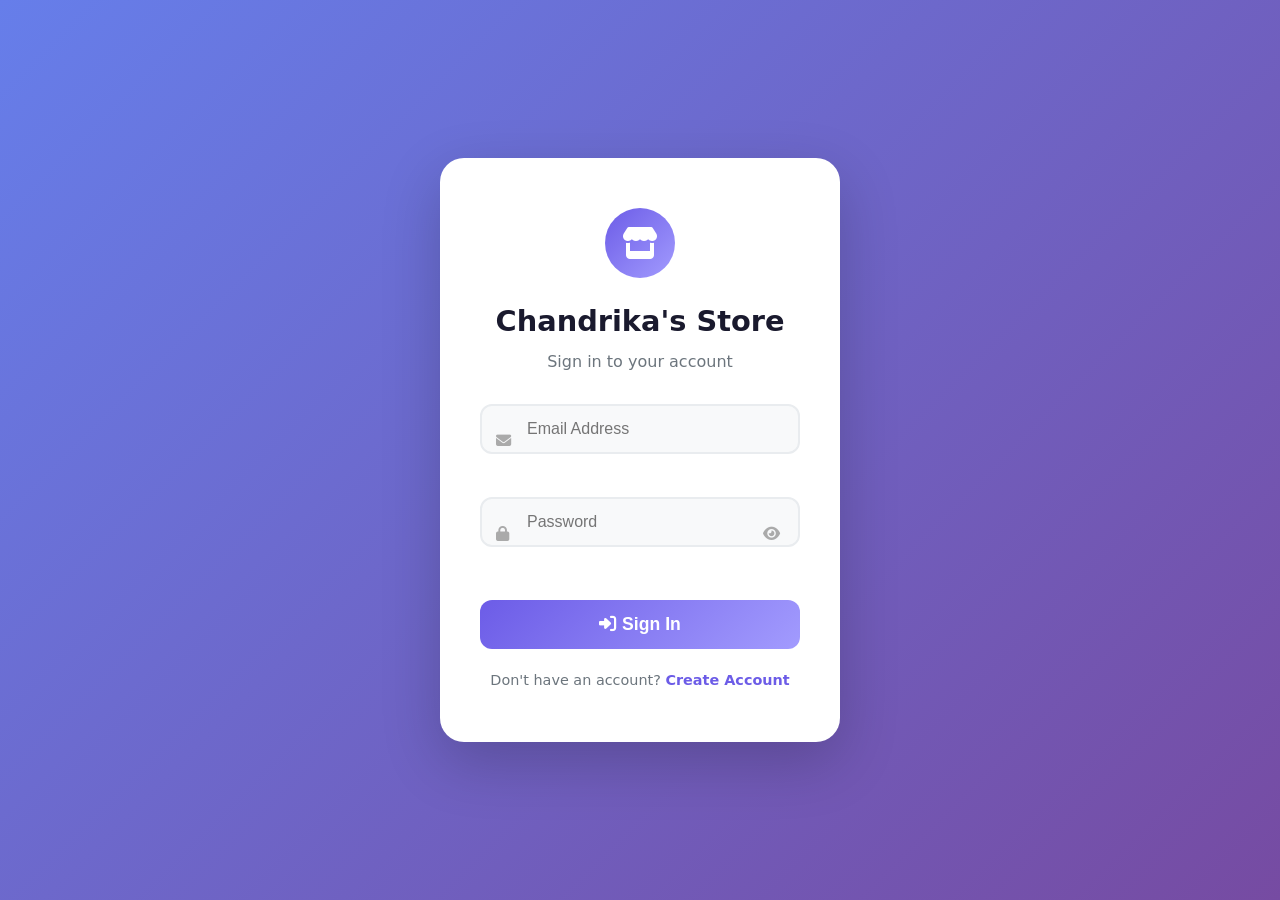
<file: index.html>
<!DOCTYPE html>
<html lang="en">
<head>
    <meta charset="UTF-8">
    <meta name="viewport" content="width=device-width, initial-scale=1.0">
    <title>Chandrika's Store - Home</title>
    <link rel="stylesheet" href="style.css">
    <link rel="stylesheet" href="https://cdnjs.cloudflare.com/ajax/libs/font-awesome/6.4.0/css/all.min.css">
</head>
<body>
    <!-- Header -->
    <header>
        <div class="header-container">
            <div class="logo">
                <i class="fas fa-store-alt"></i>
                <h1>Chandrika's Store</h1>
            </div>
            <nav>
                <a href="index.html" class="active"><i class="fas fa-home"></i> Home</a>
                <a href="products.html"><i class="fas fa-shopping-bag"></i> Products</a>
                <a href="about.html"><i class="fas fa-info-circle"></i> About</a>
                <a href="contact.html"><i class="fas fa-phone"></i> Contact</a>
            </nav>
            <div class="header-actions">
                <button id="themeToggle" class="icon-btn" title="Toggle Theme">
                    <i class="fas fa-moon"></i>
                </button>
                <button class="icon-btn cart-btn" title="Cart">
                    <i class="fas fa-shopping-cart"></i>
                    <span class="cart-count">0</span>
                </button>
                <button id="logoutBtn" class="logout-btn" title="Logout">
                    <i class="fas fa-sign-out-alt"></i>
                </button>
            </div>
            <button class="mobile-menu-btn" id="mobileMenuBtn">
                <i class="fas fa-bars"></i>
            </button>
        </div>
    </header>

    <!-- Mobile Menu -->
    <div class="mobile-menu" id="mobileMenu">
        <a href="index.html"><i class="fas fa-home"></i> Home</a>
        <a href="products.html"><i class="fas fa-shopping-bag"></i> Products</a>
        <a href="about.html"><i class="fas fa-info-circle"></i> About</a>
        <a href="contact.html"><i class="fas fa-phone"></i> Contact</a>
    </div>

    <!-- Hero Section -->
    <section class="hero">
        <div class="hero-content">
            <span class="hero-badge">✨ New Collection 2026</span>
            <h2>Discover Quality Products</h2>
            <p>Shop the latest trends with unbeatable prices and fast delivery across India</p>
            <div class="hero-buttons">
                <a href="products.html" class="btn-primary">Shop Now <i class="fas fa-arrow-right"></i></a>
                <a href="about.html" class="btn-outline">Learn More</a>
            </div>
        </div>
        <div class="hero-image">
            <img src="https://images.unsplash.com/photo-1556742049-0cfed4f6a45d?w=600&h=400&fit=crop" alt="Shopping">
        </div>
    </section>

    <!-- Features Bar -->
    <section class="features-bar">
        <div class="feature-item">
            <i class="fas fa-truck-fast"></i>
            <div>
                <h4>Free Shipping</h4>
                <p>On orders above ₹999</p>
            </div>
        </div>
        <div class="feature-item">
            <i class="fas fa-shield-halved"></i>
            <div>
                <h4>Secure Payment</h4>
                <p>100% protected</p>
            </div>
        </div>
        <div class="feature-item">
            <i class="fas fa-rotate-left"></i>
            <div>
                <h4>Easy Returns</h4>
                <p>30-day return policy</p>
            </div>
        </div>
        <div class="feature-item">
            <i class="fas fa-headset"></i>
            <div>
                <h4>24/7 Support</h4>
                <p>Always here to help</p>
            </div>
        </div>
    </section>

    <!-- Featured Products -->
    <section class="featured-products">
        <div class="section-header">
            <h2>Featured Products</h2>
            <a href="products.html" class="view-all">View All <i class="fas fa-arrow-right"></i></a>
        </div>
        <div class="products-grid" id="featuredGrid">
            <!-- Loaded by JS -->
        </div>
    </section>

    <!-- Categories -->
    <section class="categories-section">
        <h2>Shop by Category</h2>
        <div class="categories-grid">
            <a href="products.html?category=electronics" class="category-card">
                <i class="fas fa-laptop"></i>
                <h3>Electronics</h3>
            </a>
            <a href="products.html?category=clothing" class="category-card">
                <i class="fas fa-shirt"></i>
                <h3>Clothing</h3>
            </a>
            <a href="products.html?category=home" class="category-card">
                <i class="fas fa-couch"></i>
                <h3>Home & Living</h3>
            </a>
            <a href="products.html?category=accessories" class="category-card">
                <i class="fas fa-glasses"></i>
                <h3>Accessories</h3>
            </a>
        </div>
    </section>

    <!-- Team Section -->
    <section class="team-section">
        <h2>Our Team</h2>
        <div class="team-grid">
            <div class="team-card">
                <div class="team-avatar">C</div>
                <h3>Chandrika</h3>
            </div>
            <div class="team-card">
                <div class="team-avatar">SP</div>
                <h3>Surya Prakash</h3>
            </div>
            <div class="team-card">
                <div class="team-avatar">MP</div>
                <h3>Mokshapradha</h3>
            </div>
            <div class="team-card">
                <div class="team-avatar">ST</div>
                <h3>Santhosh</h3>
            </div>
        </div>
    </section>

    <!-- Footer -->
    <footer>
        <div class="footer-content">
            <div class="footer-section">
                <h3><i class="fas fa-store-alt"></i> Chandrika's Store</h3>
                <p>Your trusted shopping destination.</p>
            </div>
            <div class="footer-section">
                <h4>Quick Links</h4>
                <a href="products.html">Products</a>
                <a href="about.html">About Us</a>
                <a href="contact.html">Contact</a>
            </div>
            <div class="footer-section">
                <h4>Contact Info</h4>
                <p><i class="fas fa-map-marker-alt"></i> Tadepalligudem, India</p>
                <p><i class="fas fa-envelope"></i> chandrika@email.com</p>
                <p><i class="fas fa-phone"></i> +91 93984 78292</p>
            </div>
        </div>
        <div class="footer-bottom">
            <p>© 2026 Developed by Chandrika's Team | Chandrika • Surya Prakash • Mokshapradha • Santhosh</p>
        </div>
    </footer>

    <script src="script.js"></script>
    <!-- ============ Product Detail Modal ============ -->
<div class="product-modal-overlay" id="productModal">
    <div class="product-modal">
        <button class="modal-close" onclick="closeProductModal()">×</button>
        <div class="modal-content">
            <div class="modal-image">
                <img id="modalImage" src="" alt="">
            </div>
            <div class="modal-details">
                <span class="modal-category" id="modalCategory"></span>
                <h2 id="modalName"></h2>
                <div class="modal-rating" id="modalRating"></div>
                <div class="modal-price" id="modalPrice"></div>
                <div class="modal-divider"></div>
                <div class="modal-specs">
                    <h4>Product Specifications</h4>
                    <ul id="modalSpecs"></ul>
                </div>
                <div class="modal-description">
                    <h4>Description</h4>
                    <p id="modalDescription"></p>
                </div>
                <div class="modal-actions">
                    <div class="modal-quantity">
                        <button onclick="modalQuantityChange(-1)">−</button>
                        <span id="modalQuantity">1</span>
                        <button onclick="modalQuantityChange(1)">+</button>
                    </div>
                    <button class="add-cart-btn" id="modalAddCart" onclick="addToCartFromModal()">
                        <i class="fas fa-cart-plus"></i> Add to Cart
                    </button>
                </div>
                <div class="modal-features">
                    <div class="modal-feature"><i class="fas fa-truck"></i> Free Shipping on orders above ₹999</div>
                    <div class="modal-feature"><i class="fas fa-undo"></i> 30-Day Easy Returns</div>
                    <div class="modal-feature"><i class="fas fa-shield-alt"></i> 100% Secure Payment</div>
                    <div class="modal-feature"><i class="fas fa-check-circle"></i> Quality Guaranteed</div>
                </div>
            </div>
        </div>
    </div>
</div>
</body>
</html>
</file>
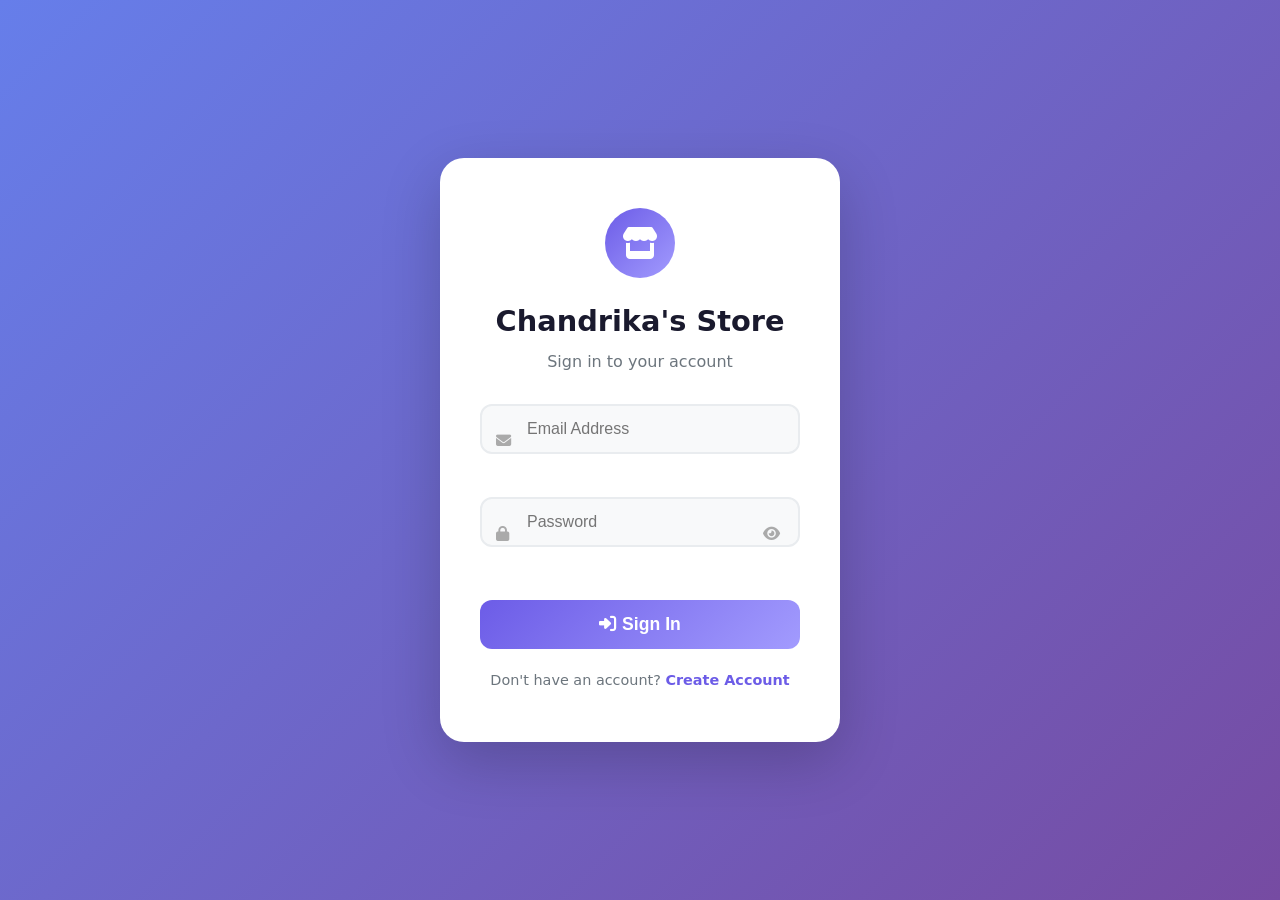
<file: about.html>
<!DOCTYPE html>
<html lang="en">
<head>
    <meta charset="UTF-8">
    <meta name="viewport" content="width=device-width, initial-scale=1.0">
    <title>About - Chandrika's Store</title>
    <link rel="stylesheet" href="style.css">
    <link rel="stylesheet" href="https://cdnjs.cloudflare.com/ajax/libs/font-awesome/6.4.0/css/all.min.css">
</head>
<body>
    <header>
        <div class="header-container">
            <div class="logo">
                <i class="fas fa-store-alt"></i>
                <h1>Chandrika's Store</h1>
            </div>
            <nav>
                <a href="index.html"><i class="fas fa-home"></i> Home</a>
                <a href="products.html"><i class="fas fa-shopping-bag"></i> Products</a>
                <a href="about.html" class="active"><i class="fas fa-info-circle"></i> About</a>
                <a href="contact.html"><i class="fas fa-phone"></i> Contact</a>
            </nav>
            <div class="header-actions">
                <button id="themeToggle" class="icon-btn"><i class="fas fa-moon"></i></button>
                <button id="logoutBtn" class="logout-btn"><i class="fas fa-sign-out-alt"></i></button>
            </div>
            <button class="mobile-menu-btn" id="mobileMenuBtn"><i class="fas fa-bars"></i></button>
        </div>
    </header>
    <div class="mobile-menu" id="mobileMenu">
        <a href="index.html">Home</a><a href="products.html">Products</a>
        <a href="about.html">About</a><a href="contact.html">Contact</a>
    </div>

    <section class="about-page">
        <div class="about-hero">
            <h2>About Chandrika's Store</h2>
            <p>Founded by students with a passion for quality and affordability</p>
        </div>
        <div class="about-content">
            <div class="about-card">
                <i class="fas fa-bullseye"></i>
                <h3>Our Mission</h3>
                <p>To provide high-quality products at student-friendly prices with exceptional service.</p>
            </div>
            <div class="about-card">
                <i class="fas fa-eye"></i>
                <h3>Our Vision</h3>
                <p>To become India's most trusted student-led e-commerce platform.</p>
            </div>
            <div class="about-card">
                <i class="fas fa-heart"></i>
                <h3>Our Values</h3>
                <p>Integrity, quality, and customer satisfaction above everything else.</p>
            </div>
        </div>
        <div class="team-section">
            <h2>Meet Our Team</h2>
            <div class="team-grid">
                <div class="team-card"><div class="team-avatar">C</div><h3>Chandrika</h3></div>
                <div class="team-card"><div class="team-avatar">SP</div><h3>Surya Prakash</h3></div>
                <div class="team-card"><div class="team-avatar">MP</div><h3>Mokshapradha</h3></div>
                <div class="team-card"><div class="team-avatar">ST</div><h3>Santhosh</h3></div>
            </div>
        </div>
    </section>

    <footer>
        <div class="footer-bottom">
            <p>© 2026 Developed by Chandrika's Team | Chandrika • Surya Prakash • Mokshapradha • Santhosh</p>
        </div>
    </footer>

    <script src="script.js"></script>
    <!-- ============ Product Detail Modal ============ -->
<div class="product-modal-overlay" id="productModal">
    <div class="product-modal">
        <button class="modal-close" onclick="closeProductModal()">×</button>
        <div class="modal-content">
            <div class="modal-image">
                <img id="modalImage" src="" alt="">
            </div>
            <div class="modal-details">
                <span class="modal-category" id="modalCategory"></span>
                <h2 id="modalName"></h2>
                <div class="modal-rating" id="modalRating"></div>
                <div class="modal-price" id="modalPrice"></div>
                <div class="modal-divider"></div>
                <div class="modal-specs">
                    <h4>Product Specifications</h4>
                    <ul id="modalSpecs"></ul>
                </div>
                <div class="modal-description">
                    <h4>Description</h4>
                    <p id="modalDescription"></p>
                </div>
                <div class="modal-actions">
                    <div class="modal-quantity">
                        <button onclick="modalQuantityChange(-1)">−</button>
                        <span id="modalQuantity">1</span>
                        <button onclick="modalQuantityChange(1)">+</button>
                    </div>
                    <button class="add-cart-btn" id="modalAddCart" onclick="addToCartFromModal()">
                        <i class="fas fa-cart-plus"></i> Add to Cart
                    </button>
                </div>
                <div class="modal-features">
                    <div class="modal-feature"><i class="fas fa-truck"></i> Free Shipping on orders above ₹999</div>
                    <div class="modal-feature"><i class="fas fa-undo"></i> 30-Day Easy Returns</div>
                    <div class="modal-feature"><i class="fas fa-shield-alt"></i> 100% Secure Payment</div>
                    <div class="modal-feature"><i class="fas fa-check-circle"></i> Quality Guaranteed</div>
                </div>
            </div>
        </div>
    </div>
</div>
</body>
</html>
</file>
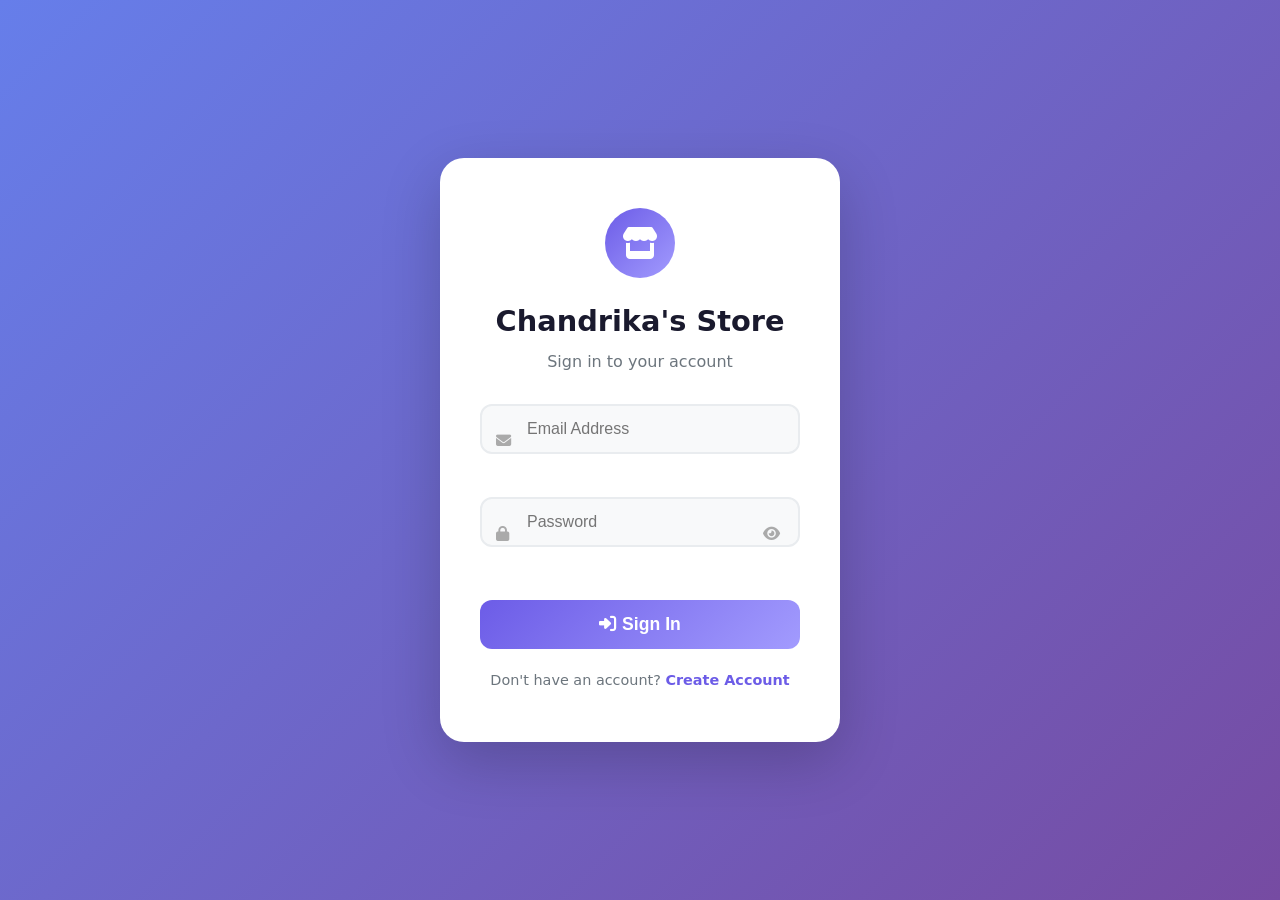
<file: cart.html>
<!DOCTYPE html>
<html lang="en">
<head>
    <meta charset="UTF-8">
    <meta name="viewport" content="width=device-width, initial-scale=1.0">
    <title>Shopping Cart - Chandrika's Store</title>
    <link rel="stylesheet" href="style.css">
    <link rel="stylesheet" href="https://cdnjs.cloudflare.com/ajax/libs/font-awesome/6.4.0/css/all.min.css">
</head>
<body>
    <header>
        <div class="header-container">
            <div class="logo">
                <i class="fas fa-store-alt"></i>
                <h1>Chandrika's Store</h1>
            </div>
            <nav>
                <a href="index.html"><i class="fas fa-home"></i> Home</a>
                <a href="products.html"><i class="fas fa-shopping-bag"></i> Products</a>
                <a href="about.html"><i class="fas fa-info-circle"></i> About</a>
                <a href="contact.html"><i class="fas fa-phone"></i> Contact</a>
            </nav>
            <div class="header-actions">
                <button id="themeToggle" class="icon-btn" title="Toggle Theme">
                    <i class="fas fa-moon"></i>
                </button>
                <button class="icon-btn cart-btn active" title="Cart">
                    <i class="fas fa-shopping-cart"></i>
                    <span class="cart-count">0</span>
                </button>
                <button id="logoutBtn" class="logout-btn" title="Logout">
                    <i class="fas fa-sign-out-alt"></i>
                </button>
            </div>
            <button class="mobile-menu-btn" id="mobileMenuBtn">
                <i class="fas fa-bars"></i>
            </button>
        </div>
    </header>

    <div class="mobile-menu" id="mobileMenu">
        <a href="index.html"><i class="fas fa-home"></i> Home</a>
        <a href="products.html"><i class="fas fa-shopping-bag"></i> Products</a>
        <a href="about.html"><i class="fas fa-info-circle"></i> About</a>
        <a href="contact.html"><i class="fas fa-phone"></i> Contact</a>
        <a href="cart.html"><i class="fas fa-shopping-cart"></i> Cart</a>
    </div>

    <section class="cart-page">
        <h2><i class="fas fa-shopping-cart"></i> Your Shopping Cart</h2>
        <div class="cart-container">
            <div class="cart-items" id="cartItems">
                <!-- Cart items loaded by JS -->
            </div>
            <div class="cart-summary" id="cartSummary">
                <!-- Summary loaded by JS -->
            </div>
        </div>
        <div class="cart-empty" id="cartEmpty" style="display:none;">
            <i class="fas fa-shopping-cart"></i>
            <h3>Your cart is empty</h3>
            <p>Looks like you haven't added anything yet!</p>
            <a href="products.html" class="btn-primary">Continue Shopping</a>
        </div>
    </section>

    <!-- Toast Notification -->
    <div class="toast" id="toast"></div>

    <footer>
        <div class="footer-content">
            <div class="footer-section">
                <h3><i class="fas fa-store-alt"></i> Chandrika's Store</h3>
                <p>Your trusted shopping destination.</p>
            </div>
            <div class="footer-section">
                <h4>Quick Links</h4>
                <a href="products.html">Products</a>
                <a href="about.html">About Us</a>
                <a href="contact.html">Contact</a>
            </div>
            <div class="footer-section">
                <h4>Contact Info</h4>
                <p><i class="fas fa-map-marker-alt"></i> Tadepalli Gudem, India</p>
                <p><i class="fas fa-envelope"></i> chandrika@email.com</p>
                <p><i class="fas fa-phone"></i> +91 93984 78292</p>
            </div>
        </div>
        <div class="footer-bottom">
            <p>© 2026 Developed by Chandrika's Team | Chandrika • Surya Prakash • Mokshapradha • Santhosh</p>
        </div>
    </footer>

    <script src="script.js"></script>
</body>
</html>
</file>
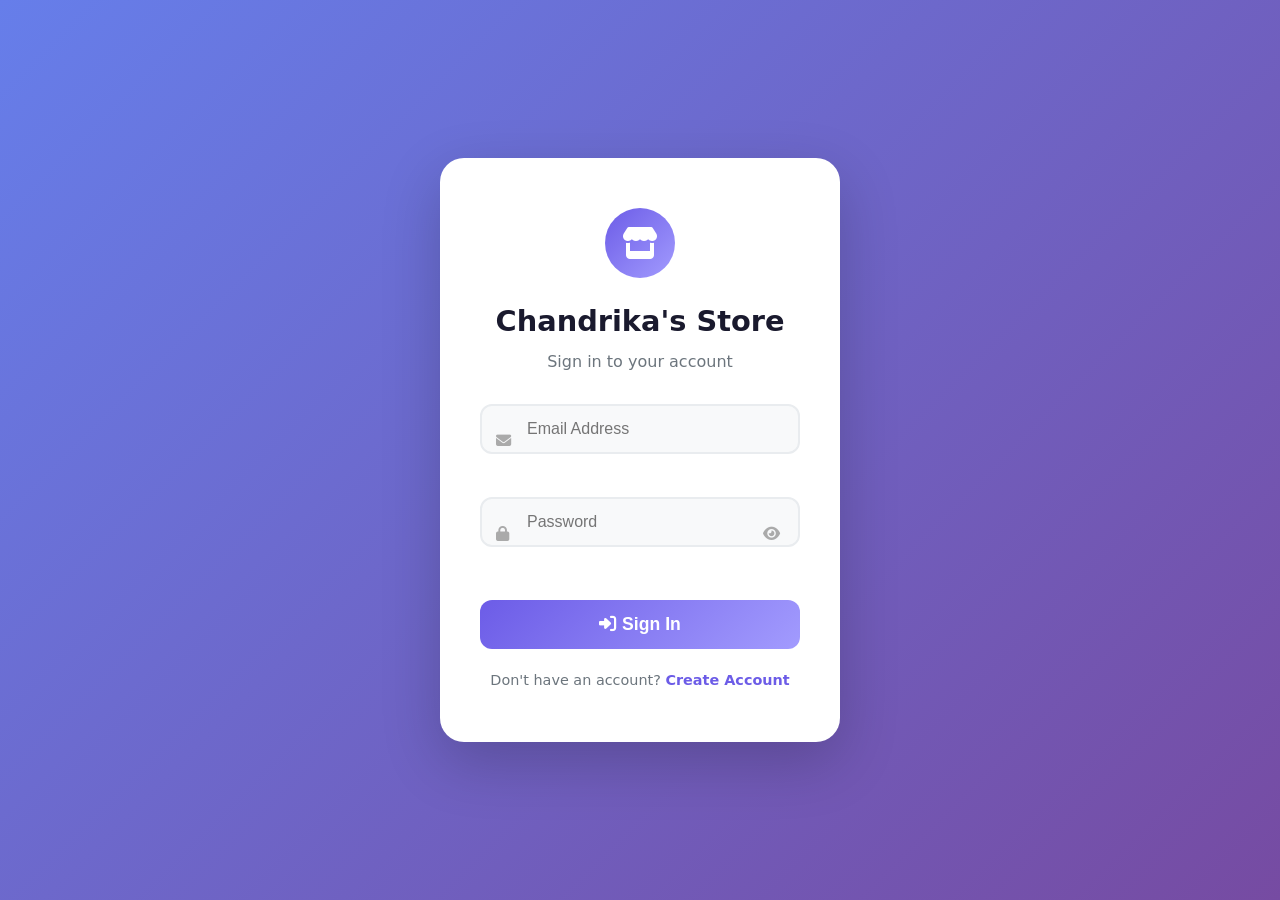
<file: contact.html>
<!DOCTYPE html>
<html lang="en">
<head>
    <meta charset="UTF-8">
    <meta name="viewport" content="width=device-width, initial-scale=1.0">
    <title>Contact - Chandrika's Store</title>
    <link rel="stylesheet" href="style.css">
    <link rel="stylesheet" href="https://cdnjs.cloudflare.com/ajax/libs/font-awesome/6.4.0/css/all.min.css">
</head>
<body>
    <header>
        <div class="header-container">
            <div class="logo">
                <i class="fas fa-store-alt"></i>
                <h1>Chandrika's Store</h1>
            </div>
            <nav>
                <a href="index.html"><i class="fas fa-home"></i> Home</a>
                <a href="products.html"><i class="fas fa-shopping-bag"></i> Products</a>
                <a href="about.html"><i class="fas fa-info-circle"></i> About</a>
                <a href="contact.html" class="active"><i class="fas fa-phone"></i> Contact</a>
            </nav>
            <div class="header-actions">
                <button id="themeToggle" class="icon-btn"><i class="fas fa-moon"></i></button>
                <a href="cart.html" class="icon-btn cart-btn" title="Cart">
                    <i class="fas fa-shopping-cart"></i>
                    <span class="cart-count">0</span>
                </a>
                <button id="logoutBtn" class="logout-btn"><i class="fas fa-sign-out-alt"></i></button>
            </div>
            <button class="mobile-menu-btn" id="mobileMenuBtn"><i class="fas fa-bars"></i></button>
        </div>
    </header>
    <div class="mobile-menu" id="mobileMenu">
        <a href="index.html">Home</a><a href="products.html">Products</a>
        <a href="about.html">About</a><a href="contact.html">Contact</a>
        <a href="cart.html">Cart</a>
    </div>

    <section class="contact-page">
        <h2>Get In Touch</h2>
        <div class="contact-wrapper">
            <form class="contact-form" id="contactForm" novalidate>
                <div class="form-row">
                    <div class="input-group">
                        <input type="text" id="contactName" placeholder="Your Name" required>
                        <span class="error-message" id="contactNameError"></span>
                    </div>
                    <div class="input-group">
                        <input type="email" id="contactEmail" placeholder="Your Email" required>
                        <span class="error-message" id="contactEmailError"></span>
                    </div>
                </div>
                <div class="input-group">
                    <input type="tel" id="contactPhone" placeholder="Phone Number (10 digits)">
                    <span class="error-message" id="contactPhoneError"></span>
                </div>
                <div class="input-group">
                    <input type="text" id="contactSubject" placeholder="Subject" required>
                    <span class="error-message" id="contactSubjectError"></span>
                </div>
                <div class="input-group">
                    <textarea id="contactMessage" rows="6" placeholder="Your Message (min 10 characters)" required></textarea>
                    <span class="error-message" id="contactMessageError"></span>
                </div>
                <button type="submit" class="btn-primary">Send Message <i class="fas fa-paper-plane"></i></button>
            </form>
            <div class="contact-details">
                <div class="contact-card">
                    <i class="fas fa-map-marker-alt"></i>
                    <h4>Address</h4>
                    <p>Tadepalli Gudem, Andra Pradesh, India</p>
                </div>
                <div class="contact-card">
                    <i class="fas fa-envelope"></i>
                    <h4>Email</h4>
                    <p>chandrika@email.com</p>
                </div>
                <div class="contact-card">
                    <i class="fas fa-phone"></i>
                    <h4>Phone</h4>
                    <p>+91 93984 78292</p>
                </div>
            </div>
        </div>
    </section>

    <footer>
        <div class="footer-bottom">
            <p>© 2026 Developed by Chandrika's Team | Chandrika • Surya Prakash • Mokshapradha • Santhosh</p>
        </div>
    </footer>

    <script src="script.js"></script>
    <!-- ============ Product Detail Modal ============ -->
<div class="product-modal-overlay" id="productModal">
    <div class="product-modal">
        <button class="modal-close" onclick="closeProductModal()">×</button>
        <div class="modal-content">
            <div class="modal-image">
                <img id="modalImage" src="" alt="">
            </div>
            <div class="modal-details">
                <span class="modal-category" id="modalCategory"></span>
                <h2 id="modalName"></h2>
                <div class="modal-rating" id="modalRating"></div>
                <div class="modal-price" id="modalPrice"></div>
                <div class="modal-divider"></div>
                <div class="modal-specs">
                    <h4>Product Specifications</h4>
                    <ul id="modalSpecs"></ul>
                </div>
                <div class="modal-description">
                    <h4>Description</h4>
                    <p id="modalDescription"></p>
                </div>
                <div class="modal-actions">
                    <div class="modal-quantity">
                        <button onclick="modalQuantityChange(-1)">−</button>
                        <span id="modalQuantity">1</span>
                        <button onclick="modalQuantityChange(1)">+</button>
                    </div>
                    <button class="add-cart-btn" id="modalAddCart" onclick="addToCartFromModal()">
                        <i class="fas fa-cart-plus"></i> Add to Cart
                    </button>
                </div>
                <div class="modal-features">
                    <div class="modal-feature"><i class="fas fa-truck"></i> Free Shipping on orders above ₹999</div>
                    <div class="modal-feature"><i class="fas fa-undo"></i> 30-Day Easy Returns</div>
                    <div class="modal-feature"><i class="fas fa-shield-alt"></i> 100% Secure Payment</div>
                    <div class="modal-feature"><i class="fas fa-check-circle"></i> Quality Guaranteed</div>
                </div>
            </div>
        </div>
    </div>
</div>
</body>
</html>
</file>
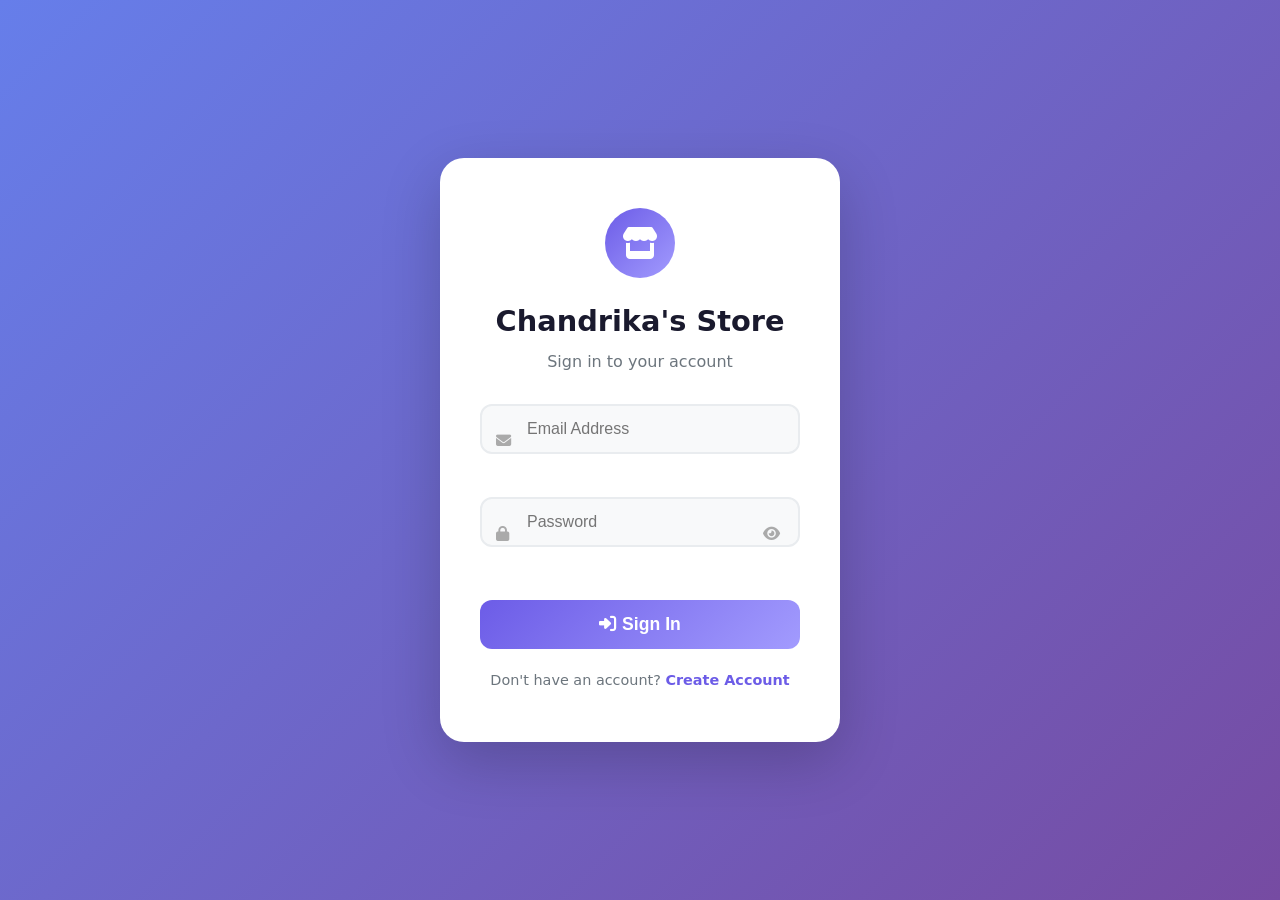
<file: login.html>
<!DOCTYPE html>
<html lang="en">
<head>
    <meta charset="UTF-8">
    <meta name="viewport" content="width=device-width, initial-scale=1.0">
    <title>Login - Chandrika's Store</title>
    <link rel="stylesheet" href="style.css">
    <link rel="stylesheet" href="https://cdnjs.cloudflare.com/ajax/libs/font-awesome/6.4.0/css/all.min.css">
</head>
<body class="login-body">
    <div class="login-container">
        <div class="login-box">
            <div class="login-icon">
                <i class="fas fa-store"></i>
            </div>
            <h1>Chandrika's Store</h1>
            <p class="login-subtitle">Sign in to your account</p>
            
            <form id="loginForm" novalidate>
                <div class="input-group">
                    <span class="input-icon"><i class="fas fa-envelope"></i></span>
                    <input type="email" id="email" placeholder="Email Address" required>
                    <span class="error-message" id="emailError"></span>
                </div>
                
                <div class="input-group">
                    <span class="input-icon"><i class="fas fa-lock"></i></span>
                    <input type="password" id="password" placeholder="Password" required>
                    <span class="toggle-password-icon" id="togglePassword"><i class="fas fa-eye"></i></span>
                    <span class="error-message" id="passwordError"></span>
                </div>

                <div class="login-status" id="loginStatus"></div>
                
                <button type="submit" class="login-btn">
                    <i class="fas fa-sign-in-alt"></i> Sign In
                </button>
            </form>
            
            <p class="register-link">
                Don't have an account? <a href="/register.html">Create Account</a>
            </p>
        </div>
    </div>

    <script src="script.js"></script>
</body>
</html>
</file>
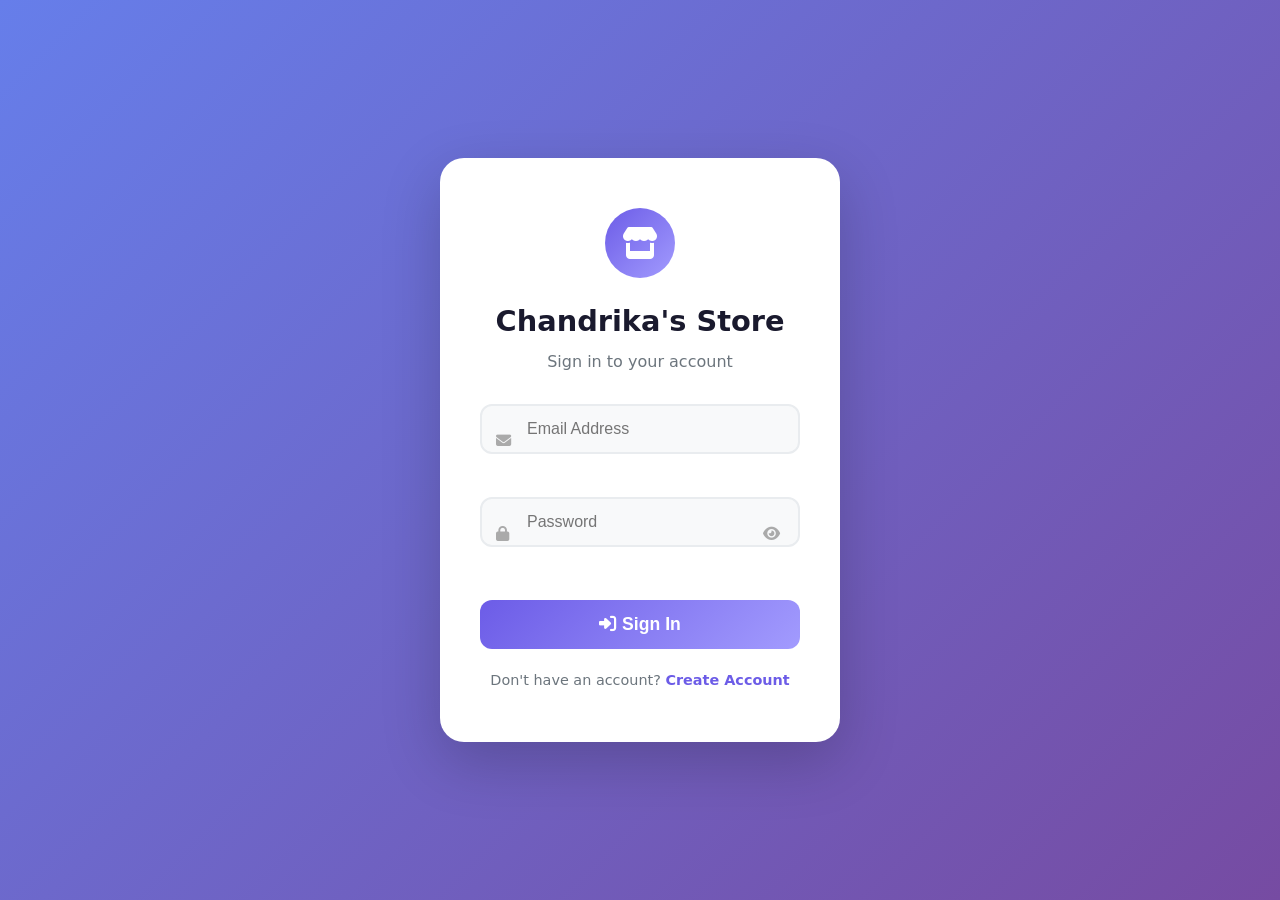
<file: products.html>
<!DOCTYPE html>
<html lang="en">
<head>
    <meta charset="UTF-8">
    <meta name="viewport" content="width=device-width, initial-scale=1.0">
    <title>Products - Chandrika's Store</title>
    <link rel="stylesheet" href="style.css">
    <link rel="stylesheet" href="https://cdnjs.cloudflare.com/ajax/libs/font-awesome/6.4.0/css/all.min.css">
</head>
<body>
    <!-- Header (same as home) -->
    <header>
        <div class="header-container">
            <div class="logo">
                <i class="fas fa-store-alt"></i>
                <h1>Chandrika's Store</h1>
            </div>
            <nav>
                <a href="index.html"><i class="fas fa-home"></i> Home</a>
                <a href="products.html" class="active"><i class="fas fa-shopping-bag"></i> Products</a>
                <a href="about.html"><i class="fas fa-info-circle"></i> About</a>
                <a href="contact.html"><i class="fas fa-phone"></i> Contact</a>
            </nav>
            <div class="header-actions">
                <button id="themeToggle" class="icon-btn" title="Toggle Theme">
                    <i class="fas fa-moon"></i>
                </button>
                <button class="icon-btn cart-btn" title="Cart">
                    <i class="fas fa-shopping-cart"></i>
                    <span class="cart-count">0</span>
                </button>
                <button id="logoutBtn" class="logout-btn" title="Logout">
                    <i class="fas fa-sign-out-alt"></i>
                </button>
            </div>
            <button class="mobile-menu-btn" id="mobileMenuBtn">
                <i class="fas fa-bars"></i>
            </button>
        </div>
    </header>

    <!-- Mobile Menu -->
    <div class="mobile-menu" id="mobileMenu">
        <a href="index.html"><i class="fas fa-home"></i> Home</a>
        <a href="products.html"><i class="fas fa-shopping-bag"></i> Products</a>
        <a href="about.html"><i class="fas fa-info-circle"></i> About</a>
        <a href="contact.html"><i class="fas fa-phone"></i> Contact</a>
    </div>

    <!-- Products Section -->
    <section class="products-page">
        <div class="products-sidebar">
            <h3><i class="fas fa-filter"></i> Filters</h3>
            <div class="filter-group">
                <label>Category</label>
                <button class="filter-option active" data-category="all">All</button>
                <button class="filter-option" data-category="electronics">Electronics</button>
                <button class="filter-option" data-category="clothing">Clothing</button>
                <button class="filter-option" data-category="home">Home & Living</button>
                <button class="filter-option" data-category="accessories">Accessories</button>
            </div>
            <div class="filter-group">
                <label>Price Range</label>
                <input type="range" id="priceRange" min="0" max="10000" value="10000" step="100">
                <span id="priceRangeLabel">Up to ₹10,000</span>
            </div>
            <button id="clearFilters" class="btn-outline">Clear Filters</button>
        </div>

        <div class="products-main">
            <div class="products-toolbar">
                <p id="productCount">Showing 20 products</p>
                <select id="sortFilter">
                    <option value="default">Sort by: Featured</option>
                    <option value="price-low">Price: Low to High</option>
                    <option value="price-high">Price: High to Low</option>
                    <option value="name">Name: A-Z</option>
                </select>
                <div class="search-box">
                    <i class="fas fa-search"></i>
                    <input type="text" id="searchInput" placeholder="Search products...">
                </div>
            </div>
            <div class="products-grid" id="productsGrid">
                <!-- Loaded by JS -->
            </div>
        </div>
    </section>

    <!-- Footer -->
    <footer>
        <div class="footer-content">
            <div class="footer-section">
                <h3><i class="fas fa-store-alt"></i> Chandrika's Store</h3>
                <p>Your trusted shopping destination.</p>
            </div>
            <div class="footer-section">
                <h4>Quick Links</h4>
                <a href="index.html">Home</a>
                <a href="about.html">About Us</a>
                <a href="contact.html">Contact</a>
            </div>
            <div class="footer-section">
                <h4>Contact Info</h4>
                <p><i class="fas fa-map-marker-alt"></i> Tadepalli Gudem, India</p>
                <p><i class="fas fa-envelope"></i> chandrika@email.com</p>
                <p><i class="fas fa-phone"></i> +91 93984 78292</p>
            </div>
        </div>
        <div class="footer-bottom">
            <p>© 2026 Developed by Chandrika's Team | Chandrika • Surya Prakash • Mokshapradha • Santhosh</p>
        </div>
    </footer>

    <script src="script.js"></script>
    <!-- ============ Product Detail Modal ============ -->
<div class="product-modal-overlay" id="productModal">
    <div class="product-modal">
        <button class="modal-close" onclick="closeProductModal()">×</button>
        <div class="modal-content">
            <div class="modal-image">
                <img id="modalImage" src="" alt="">
            </div>
            <div class="modal-details">
                <span class="modal-category" id="modalCategory"></span>
                <h2 id="modalName"></h2>
                <div class="modal-rating" id="modalRating"></div>
                <div class="modal-price" id="modalPrice"></div>
                <div class="modal-divider"></div>
                <div class="modal-specs">
                    <h4>Product Specifications</h4>
                    <ul id="modalSpecs"></ul>
                </div>
                <div class="modal-description">
                    <h4>Description</h4>
                    <p id="modalDescription"></p>
                </div>
                <div class="modal-actions">
                    <div class="modal-quantity">
                        <button onclick="modalQuantityChange(-1)">−</button>
                        <span id="modalQuantity">1</span>
                        <button onclick="modalQuantityChange(1)">+</button>
                    </div>
                    <button class="add-cart-btn" id="modalAddCart" onclick="addToCartFromModal()">
                        <i class="fas fa-cart-plus"></i> Add to Cart
                    </button>
                </div>
                <div class="modal-features">
                    <div class="modal-feature"><i class="fas fa-truck"></i> Free Shipping on orders above ₹999</div>
                    <div class="modal-feature"><i class="fas fa-undo"></i> 30-Day Easy Returns</div>
                    <div class="modal-feature"><i class="fas fa-shield-alt"></i> 100% Secure Payment</div>
                    <div class="modal-feature"><i class="fas fa-check-circle"></i> Quality Guaranteed</div>
                </div>
            </div>
        </div>
    </div>
</div>
</body>
</html>
</file>
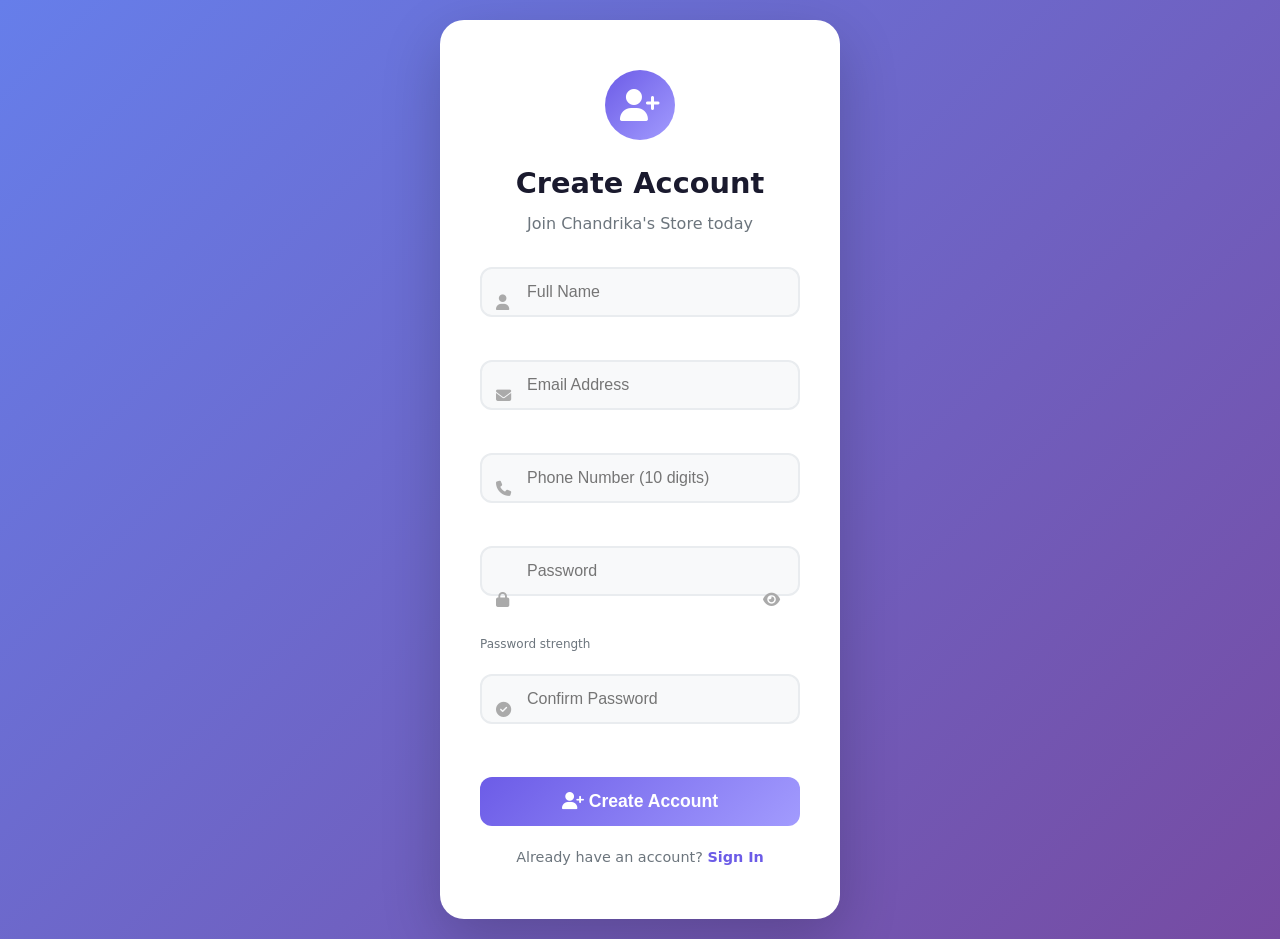
<file: register.html>
<!DOCTYPE html>
<html lang="en">
<head>
    <meta charset="UTF-8">
    <meta name="viewport" content="width=device-width, initial-scale=1.0">
    <title>Register - Chandrika's Store</title>
    <link rel="stylesheet" href="style.css">
    <link rel="stylesheet" href="https://cdnjs.cloudflare.com/ajax/libs/font-awesome/6.4.0/css/all.min.css">
</head>
<body class="login-body">
    <div class="login-container">
        <div class="login-box">
            <div class="login-icon">
                <i class="fas fa-user-plus"></i>
            </div>
            <h1>Create Account</h1>
            <p class="login-subtitle">Join Chandrika's Store today</p>
            
            <form id="registerForm" novalidate>
                <!-- Full Name -->
                <div class="input-group">
                    <span class="input-icon"><i class="fas fa-user"></i></span>
                    <input type="text" id="fullName" placeholder="Full Name" required>
                    <span class="error-message" id="nameError"></span>
                </div>

                <!-- Email -->
                <div class="input-group">
                    <span class="input-icon"><i class="fas fa-envelope"></i></span>
                    <input type="email" id="regEmail" placeholder="Email Address" required>
                    <span class="error-message" id="regEmailError"></span>
                </div>

                <!-- Phone -->
                <div class="input-group">
                    <span class="input-icon"><i class="fas fa-phone"></i></span>
                    <input type="tel" id="phone" placeholder="Phone Number (10 digits)" required>
                    <span class="error-message" id="phoneError"></span>
                </div>
                
                <!-- Password -->
                <div class="input-group">
                    <span class="input-icon"><i class="fas fa-lock"></i></span>
                    <input type="password" id="regPassword" placeholder="Password" required>
                    <span class="toggle-password-icon" id="toggleRegPassword"><i class="fas fa-eye"></i></span>
                    <span class="error-message" id="regPasswordError"></span>
                    <div class="password-strength" id="passwordStrength">
                        <div class="strength-bar" id="strengthBar"></div>
                        <span id="strengthText">Password strength</span>
                    </div>
                </div>

                <!-- Confirm Password -->
                <div class="input-group">
                    <span class="input-icon"><i class="fas fa-check-circle"></i></span>
                    <input type="password" id="confirmPassword" placeholder="Confirm Password" required>
                    <span class="error-message" id="confirmPasswordError"></span>
                </div>

                <div class="register-status" id="registerStatus"></div>
                
                <button type="submit" class="login-btn">
                    <i class="fas fa-user-plus"></i> Create Account
                </button>
            </form>
            
            <p class="register-link">
                Already have an account? <a href="login.html">Sign In</a>
            </p>
        </div>
    </div>

    <script src="script.js"></script>
</body>
</html>
</file>
<file: style.css>
/* ============ CSS Variables ============ */
:root {
    --bg: #ffffff;
    --bg-secondary: #f8f9fa;
    --text: #1a1a2e;
    --text-secondary: #6c757d;
    --primary: #6c5ce7;
    --primary-dark: #5a4bd1;
    --accent: #fd7e14;
    --card-bg: #ffffff;
    --border: #e9ecef;
    --shadow: 0 2px 16px rgba(0,0,0,0.08);
    --shadow-hover: 0 8px 32px rgba(0,0,0,0.12);
    --radius: 16px;
    --transition: all 0.3s ease;
}

.dark-mode {
    --bg: #0f0f1a;
    --bg-secondary: #1a1a2e;
    --text: #e8e8e8;
    --text-secondary: #a0a0b0;
    --primary: #7c6ff7;
    --primary-dark: #6c5ce7;
    --card-bg: #1e1e32;
    --border: #2a2a45;
    --shadow: 0 2px 16px rgba(0,0,0,0.3);
    --shadow-hover: 0 8px 32px rgba(0,0,0,0.5);
}

/* ============ Reset & Base ============ */
* {
    margin: 0;
    padding: 0;
    box-sizing: border-box;
}

body {
    font-family: 'Segoe UI', system-ui, -apple-system, sans-serif;
    background: var(--bg);
    color: var(--text);
    transition: var(--transition);
    line-height: 1.6;
    overflow-x: hidden;
}

/* ============ Login Page ============ */
.login-body {
    background: linear-gradient(135deg, #667eea 0%, #764ba2 100%);
    min-height: 100vh;
    display: flex;
    align-items: center;
    justify-content: center;
}

.login-container {
    width: 100%;
    max-width: 440px;
    padding: 20px;
}

.login-box {
    background: white;
    padding: 50px 40px;
    border-radius: 24px;
    box-shadow: 0 20px 60px rgba(0,0,0,0.2);
    text-align: center;
}

.login-icon {
    width: 70px;
    height: 70px;
    background: linear-gradient(135deg, #6c5ce7, #a29bfe);
    border-radius: 50%;
    display: flex;
    align-items: center;
    justify-content: center;
    margin: 0 auto 20px;
    font-size: 2rem;
    color: white;
}

.login-box h1 {
    font-size: 1.8rem;
    color: #1a1a2e;
    margin-bottom: 5px;
}

.login-subtitle {
    color: #6c757d;
    margin-bottom: 30px;
}

/* ============ Fixed Input Group Styles ============ */
.input-group {
    position: relative;
    margin-bottom: 20px;
    text-align: left;
}

.input-icon {
    position: absolute;
    left: 16px;
    top: 50%;
    transform: translateY(-50%);
    color: #aaa;
    z-index: 2;
    font-size: 0.95rem;
    pointer-events: none;
}

.input-group input {
    width: 100%;
    padding: 14px 14px 14px 45px;
    border: 2px solid #e9ecef;
    border-radius: 12px;
    font-size: 1rem;
    transition: var(--transition);
    background: #f8f9fa;
    position: relative;
    z-index: 1;
}

.input-group input:focus {
    outline: none;
    border-color: #6c5ce7;
    background: white;
}

.toggle-password-icon {
    position: absolute;
    right: 16px;
    top: 50%;
    transform: translateY(-50%);
    color: #aaa;
    cursor: pointer;
    z-index: 3;
    font-size: 0.95rem;
    background: none;
    border: none;
    padding: 4px;
}

.toggle-password-icon:hover {
    color: #6c5ce7;
}

.error-message {
    color: #e74c3c;
    font-size: 0.78rem;
    display: block;
    margin-top: 5px;
    min-height: 18px;
    padding-left: 4px;
}

.login-btn {
    width: 100%;
    padding: 14px;
    background: linear-gradient(135deg, #6c5ce7, #a29bfe);
    color: white;
    border: none;
    border-radius: 12px;
    font-size: 1.1rem;
    font-weight: 600;
    cursor: pointer;
    transition: var(--transition);
    margin-top: 10px;
}

.login-btn:hover {
    transform: translateY(-2px);
    box-shadow: 0 8px 25px rgba(108, 92, 231, 0.4);
}

.demo-credentials {
    margin-top: 20px;
    font-size: 0.85rem;
    color: #aaa;
    background: #f8f9fa;
    padding: 10px;
    border-radius: 8px;
}

/* ============ Header ============ */
header {
    background: var(--bg);
    border-bottom: 1px solid var(--border);
    position: sticky;
    top: 0;
    z-index: 1000;
    box-shadow: 0 1px 8px rgba(0,0,0,0.05);
}

.header-container {
    max-width: 1300px;
    margin: 0 auto;
    padding: 0 24px;
    display: flex;
    align-items: center;
    justify-content: space-between;
    height: 70px;
}

.logo {
    display: flex;
    align-items: center;
    gap: 10px;
}

.logo i {
    font-size: 1.8rem;
    color: var(--primary);
}

.logo h1 {
    font-size: 1.4rem;
    font-weight: 700;
    background: linear-gradient(135deg, var(--primary), var(--accent));
    -webkit-background-clip: text;
    -webkit-text-fill-color: transparent;
    background-clip: text;
}

nav {
    display: flex;
    gap: 5px;
}

nav a {
    text-decoration: none;
    color: var(--text-secondary);
    padding: 8px 16px;
    border-radius: 10px;
    font-weight: 500;
    transition: var(--transition);
    font-size: 0.95rem;
}

nav a:hover, nav a.active {
    background: var(--primary);
    color: white;
}

.header-actions {
    display: flex;
    gap: 8px;
    align-items: center;
}

.icon-btn {
    width: 42px;
    height: 42px;
    border-radius: 50%;
    border: 1px solid var(--border);
    background: var(--bg);
    color: var(--text);
    cursor: pointer;
    display: flex;
    align-items: center;
    justify-content: center;
    transition: var(--transition);
    position: relative;
    text-decoration: none;
}

.icon-btn:hover {
    background: var(--bg-secondary);
}

.cart-count {
    position: absolute;
    top: -4px;
    right: -4px;
    background: var(--accent);
    color: white;
    font-size: 0.7rem;
    width: 20px;
    height: 20px;
    border-radius: 50%;
    display: flex;
    align-items: center;
    justify-content: center;
    font-weight: 700;
}

.logout-btn {
    padding: 8px 16px;
    border-radius: 10px;
    border: 1px solid #e74c3c;
    background: transparent;
    color: #e74c3c;
    cursor: pointer;
    transition: var(--transition);
    font-weight: 500;
}

.logout-btn:hover {
    background: #e74c3c;
    color: white;
}

.mobile-menu-btn {
    display: none;
    background: none;
    border: none;
    font-size: 1.5rem;
    color: var(--text);
    cursor: pointer;
}

.mobile-menu {
    display: none;
}

/* ============ Hero ============ */
.hero {
    max-width: 1300px;
    margin: 0 auto;
    padding: 60px 24px;
    display: flex;
    align-items: center;
    gap: 50px;
}

.hero-content {
    flex: 1;
}

.hero-badge {
    display: inline-block;
    background: linear-gradient(135deg, var(--primary), #a29bfe);
    color: white;
    padding: 6px 16px;
    border-radius: 20px;
    font-size: 0.85rem;
    font-weight: 600;
    margin-bottom: 20px;
}

.hero-content h2 {
    font-size: 3rem;
    font-weight: 800;
    line-height: 1.2;
    margin-bottom: 16px;
}

.hero-content p {
    font-size: 1.15rem;
    color: var(--text-secondary);
    margin-bottom: 30px;
    max-width: 500px;
}

.hero-buttons {
    display: flex;
    gap: 15px;
    flex-wrap: wrap;
}

.btn-primary {
    display: inline-flex;
    align-items: center;
    gap: 8px;
    padding: 14px 28px;
    background: var(--primary);
    color: white;
    border: none;
    border-radius: 12px;
    font-weight: 600;
    font-size: 1rem;
    cursor: pointer;
    text-decoration: none;
    transition: var(--transition);
}

.btn-primary:hover {
    background: var(--primary-dark);
    transform: translateY(-2px);
    box-shadow: 0 8px 25px rgba(108, 92, 231, 0.3);
}

.btn-outline {
    display: inline-flex;
    align-items: center;
    gap: 8px;
    padding: 14px 28px;
    background: transparent;
    color: var(--text);
    border: 2px solid var(--border);
    border-radius: 12px;
    font-weight: 600;
    font-size: 1rem;
    cursor: pointer;
    text-decoration: none;
    transition: var(--transition);
}

.btn-outline:hover {
    border-color: var(--primary);
    color: var(--primary);
}

.hero-image {
    flex: 1;
}

.hero-image img {
    width: 100%;
    border-radius: var(--radius);
    box-shadow: var(--shadow);
}

/* ============ Features Bar ============ */
.features-bar {
    max-width: 1300px;
    margin: 0 auto;
    padding: 30px 24px;
    display: grid;
    grid-template-columns: repeat(4, 1fr);
    gap: 20px;
}

.feature-item {
    display: flex;
    align-items: center;
    gap: 15px;
    padding: 20px;
    background: var(--card-bg);
    border-radius: var(--radius);
    border: 1px solid var(--border);
    transition: var(--transition);
}

.feature-item:hover {
    box-shadow: var(--shadow-hover);
    transform: translateY(-2px);
}

.feature-item i {
    font-size: 2rem;
    color: var(--primary);
}

.feature-item h4 {
    font-size: 0.95rem;
    margin-bottom: 2px;
}

.feature-item p {
    font-size: 0.8rem;
    color: var(--text-secondary);
}

/* ============ Sections ============ */
.featured-products,
.categories-section,
.team-section {
    max-width: 1300px;
    margin: 0 auto;
    padding: 50px 24px;
}

.section-header {
    display: flex;
    justify-content: space-between;
    align-items: center;
    margin-bottom: 30px;
}

.section-header h2,
.team-section h2,
.categories-section h2 {
    font-size: 2rem;
    font-weight: 700;
}

.view-all {
    color: var(--primary);
    text-decoration: none;
    font-weight: 600;
}

/* ============ Products Grid ============ */
.products-grid {
    display: grid;
    grid-template-columns: repeat(auto-fill, minmax(250px, 1fr));
    gap: 24px;
}

.product-card {
    background: var(--card-bg);
    border-radius: var(--radius);
    border: 1px solid var(--border);
    overflow: hidden;
    transition: var(--transition);
}

.product-card:hover {
    box-shadow: var(--shadow-hover);
    transform: translateY(-4px);
}

.product-card img {
    width: 100%;
    height: 220px;
    object-fit: cover;
}

.product-info {
    padding: 16px;
}

.product-category {
    font-size: 0.75rem;
    text-transform: uppercase;
    letter-spacing: 1.5px;
    color: var(--primary);
    font-weight: 600;
}

.product-info h3 {
    font-size: 1rem;
    font-weight: 600;
    margin: 6px 0;
    line-height: 1.3;
}

.product-rating {
    color: #f39c12;
    font-size: 0.9rem;
    margin-bottom: 6px;
}

.product-rating span {
    color: var(--text-secondary);
    font-size: 0.8rem;
    margin-left: 4px;
}

.product-price {
    font-size: 1.25rem;
    font-weight: 700;
    color: var(--accent);
    margin: 8px 0;
}

.add-cart-btn {
    width: 100%;
    padding: 10px;
    background: var(--primary);
    color: white;
    border: none;
    border-radius: 10px;
    font-weight: 600;
    cursor: pointer;
    transition: var(--transition);
}

.add-cart-btn:hover {
    background: var(--primary-dark);
}

/* ============ Categories ============ */
.categories-grid {
    display: grid;
    grid-template-columns: repeat(4, 1fr);
    gap: 20px;
}

.category-card {
    padding: 40px 20px;
    background: var(--card-bg);
    border: 1px solid var(--border);
    border-radius: var(--radius);
    text-align: center;
    text-decoration: none;
    color: var(--text);
    transition: var(--transition);
}

.category-card i {
    font-size: 2.5rem;
    color: var(--primary);
    margin-bottom: 12px;
}

.category-card:hover {
    background: var(--primary);
    color: white;
    transform: translateY(-4px);
}

.category-card:hover i {
    color: white;
}

/* ============ Team ============ */
.team-grid {
    display: flex;
    justify-content: center;
    flex-wrap: wrap;
    gap: 30px;
}

.team-card {
    text-align: center;
    padding: 30px 25px;
    background: var(--card-bg);
    border-radius: var(--radius);
    border: 1px solid var(--border);
    transition: var(--transition);
    min-width: 160px;
}

.team-card:hover {
    box-shadow: var(--shadow-hover);
    transform: translateY(-4px);
}

.team-avatar {
    width: 80px;
    height: 80px;
    border-radius: 50%;
    background: linear-gradient(135deg, var(--primary), var(--accent));
    color: white;
    display: flex;
    align-items: center;
    justify-content: center;
    font-size: 1.8rem;
    font-weight: 700;
    margin: 0 auto 12px;
}

.team-card h3 {
    font-size: 1.1rem;
}

/* ============ Products Page Layout ============ */
.products-page {
    max-width: 1300px;
    margin: 0 auto;
    padding: 30px 24px;
    display: flex;
    gap: 30px;
}

.products-sidebar {
    width: 240px;
    flex-shrink: 0;
    background: var(--card-bg);
    border: 1px solid var(--border);
    border-radius: var(--radius);
    padding: 24px;
    position: sticky;
    top: 90px;
    height: fit-content;
}

.products-sidebar h3 {
    margin-bottom: 20px;
    font-size: 1.1rem;
}

.filter-group {
    margin-bottom: 20px;
}

.filter-group label {
    display: block;
    font-weight: 600;
    margin-bottom: 10px;
    font-size: 0.9rem;
}

.filter-option {
    display: block;
    width: 100%;
    padding: 8px 12px;
    background: transparent;
    border: 1px solid var(--border);
    border-radius: 8px;
    margin-bottom: 6px;
    cursor: pointer;
    text-align: left;
    color: var(--text);
    font-size: 0.9rem;
    transition: var(--transition);
}

.filter-option:hover,
.filter-option.active {
    background: var(--primary);
    color: white;
    border-color: var(--primary);
}

#priceRange {
    width: 100%;
}

#priceRangeLabel {
    font-size: 0.85rem;
    color: var(--text-secondary);
}

.products-main {
    flex: 1;
}

.products-toolbar {
    display: flex;
    align-items: center;
    gap: 15px;
    margin-bottom: 24px;
    flex-wrap: wrap;
}

#productCount {
    color: var(--text-secondary);
    font-size: 0.9rem;
}

.products-toolbar select {
    padding: 10px 16px;
    border: 1px solid var(--border);
    border-radius: 10px;
    background: var(--card-bg);
    color: var(--text);
    font-size: 0.9rem;
}

.search-box {
    position: relative;
    flex: 1;
    min-width: 200px;
}

.search-box i {
    position: absolute;
    left: 14px;
    top: 50%;
    transform: translateY(-50%);
    color: var(--text-secondary);
}

.search-box input {
    width: 100%;
    padding: 10px 14px 10px 40px;
    border: 1px solid var(--border);
    border-radius: 10px;
    background: var(--card-bg);
    color: var(--text);
    font-size: 0.9rem;
}

#clearFilters {
    margin-top: 10px;
    width: 100%;
}

.products-grid .no-results {
    grid-column: 1 / -1;
    text-align: center;
    padding: 60px;
    color: var(--text-secondary);
}

/* ============ About Page ============ */
.about-page {
    max-width: 1100px;
    margin: 0 auto;
    padding: 50px 24px;
}

.about-hero {
    text-align: center;
    margin-bottom: 50px;
}

.about-hero h2 {
    font-size: 2.5rem;
    margin-bottom: 10px;
}

.about-hero p {
    color: var(--text-secondary);
    font-size: 1.1rem;
}

.about-content {
    display: grid;
    grid-template-columns: repeat(3, 1fr);
    gap: 24px;
    margin-bottom: 60px;
}

.about-card {
    padding: 30px;
    background: var(--card-bg);
    border-radius: var(--radius);
    border: 1px solid var(--border);
    text-align: center;
}

.about-card i {
    font-size: 2.5rem;
    color: var(--primary);
    margin-bottom: 16px;
}

.about-card h3 {
    margin-bottom: 10px;
}

.about-card p {
    color: var(--text-secondary);
}

/* ============ Contact Page ============ */
.contact-page {
    max-width: 1100px;
    margin: 0 auto;
    padding: 50px 24px;
}

.contact-page h2 {
    font-size: 2.5rem;
    text-align: center;
    margin-bottom: 40px;
}

.contact-wrapper {
    display: grid;
    grid-template-columns: 1.5fr 1fr;
    gap: 30px;
}

.contact-form {
    display: flex;
    flex-direction: column;
    gap: 16px;
}

.form-row {
    display: flex;
    gap: 16px;
}

.form-row .input-group {
    flex: 1;
}

.contact-form .input-group input,
.contact-form textarea {
    width: 100%;
    padding: 14px 18px;
    border: 2px solid var(--border);
    border-radius: 12px;
    background: var(--card-bg);
    color: var(--text);
    font-family: inherit;
    font-size: 1rem;
    transition: var(--transition);
}

.contact-form textarea {
    resize: vertical;
}

.contact-form .input-group input:focus,
.contact-form textarea:focus {
    outline: none;
    border-color: var(--primary);
}

.contact-details {
    display: flex;
    flex-direction: column;
    gap: 16px;
}

.contact-card {
    padding: 24px;
    background: var(--card-bg);
    border-radius: var(--radius);
    border: 1px solid var(--border);
    text-align: center;
}

.contact-card i {
    font-size: 1.8rem;
    color: var(--primary);
    margin-bottom: 8px;
}

.contact-card h4 {
    margin-bottom: 4px;
}

.contact-card p {
    color: var(--text-secondary);
    font-size: 0.95rem;
}

/* ============ Footer ============ */
footer {
    background: var(--bg-secondary);
    border-top: 1px solid var(--border);
    margin-top: 60px;
}

.footer-content {
    max-width: 1300px;
    margin: 0 auto;
    padding: 40px 24px;
    display: grid;
    grid-template-columns: repeat(3, 1fr);
    gap: 30px;
}

.footer-section h3 {
    margin-bottom: 12px;
}

.footer-section h4 {
    margin-bottom: 12px;
}

.footer-section a {
    display: block;
    color: var(--text-secondary);
    text-decoration: none;
    margin-bottom: 6px;
    transition: var(--transition);
}

.footer-section a:hover {
    color: var(--primary);
}

.footer-section p {
    color: var(--text-secondary);
    margin-bottom: 6px;
}

.footer-bottom {
    text-align: center;
    padding: 16px;
    border-top: 1px solid var(--border);
    color: var(--text-secondary);
    font-size: 0.9rem;
}

/* ============ Password Strength Meter ============ */
.password-strength {
    margin-top: 8px;
}

.strength-bar {
    height: 4px;
    border-radius: 2px;
    background: #e9ecef;
    transition: var(--transition);
    width: 0%;
}

.strength-bar.weak { width: 25%; background: #e74c3c; }
.strength-bar.medium { width: 50%; background: #f39c12; }
.strength-bar.strong { width: 75%; background: #2ecc71; }
.strength-bar.very-strong { width: 100%; background: #27ae60; }

#strengthText {
    font-size: 0.75rem;
    color: var(--text-secondary);
    margin-top: 4px;
    display: block;
}

/* ============ Status Messages ============ */
.login-status,
.register-status {
    padding: 10px;
    border-radius: 8px;
    margin-bottom: 15px;
    font-size: 0.85rem;
    display: none;
}

.login-status.error,
.register-status.error {
    display: block;
    background: #fde8e8;
    color: #c0392b;
    border: 1px solid #f5c6cb;
}

.login-status.success,
.register-status.success {
    display: block;
    background: #d4edda;
    color: #155724;
    border: 1px solid #c3e6cb;
}

/* ============ Register Link ============ */
.register-link {
    margin-top: 20px;
    color: var(--text-secondary);
    font-size: 0.9rem;
}

.register-link a {
    color: var(--primary);
    text-decoration: none;
    font-weight: 600;
}

.register-link a:hover {
    text-decoration: underline;
}

/* ============ Cart Page ============ */
.cart-page {
    max-width: 1100px;
    margin: 0 auto;
    padding: 40px 24px;
    flex: 1;
}

.cart-page h2 {
    font-size: 2rem;
    margin-bottom: 30px;
}

.cart-container {
    display: grid;
    grid-template-columns: 1.5fr 1fr;
    gap: 30px;
}

.cart-item {
    display: flex;
    gap: 16px;
    background: var(--card-bg);
    border: 1px solid var(--border);
    border-radius: var(--radius);
    padding: 16px;
    margin-bottom: 16px;
    transition: var(--transition);
}

.cart-item:hover {
    box-shadow: var(--shadow);
}

.cart-item img {
    width: 120px;
    height: 120px;
    object-fit: cover;
    border-radius: 10px;
    flex-shrink: 0;
}

.cart-item-details {
    flex: 1;
}

.cart-item-details h4 {
    font-size: 1rem;
    margin-bottom: 6px;
}

.cart-item-details .price {
    color: var(--accent);
    font-weight: 700;
    font-size: 1.1rem;
    margin-bottom: 12px;
}

.quantity-controls {
    display: flex;
    align-items: center;
    gap: 10px;
    margin-bottom: 10px;
}

.quantity-controls button {
    width: 32px;
    height: 32px;
    border-radius: 50%;
    border: 1px solid var(--border);
    background: var(--bg);
    color: var(--text);
    cursor: pointer;
    font-size: 1rem;
    display: flex;
    align-items: center;
    justify-content: center;
    transition: var(--transition);
}

.quantity-controls button:hover {
    background: var(--primary);
    color: white;
    border-color: var(--primary);
}

.quantity-controls span {
    font-weight: 600;
    min-width: 24px;
    text-align: center;
}

.remove-btn {
    background: none;
    border: none;
    color: #e74c3c;
    cursor: pointer;
    font-size: 0.85rem;
    padding: 0;
    transition: var(--transition);
}

.remove-btn:hover {
    color: #c0392b;
    text-decoration: underline;
}

/* Cart Summary */
.cart-summary {
    background: var(--card-bg);
    border: 1px solid var(--border);
    border-radius: var(--radius);
    padding: 24px;
    position: sticky;
    top: 90px;
    height: fit-content;
}

.cart-summary h3 {
    margin-bottom: 20px;
    font-size: 1.2rem;
    padding-bottom: 12px;
    border-bottom: 1px solid var(--border);
}

.summary-row {
    display: flex;
    justify-content: space-between;
    margin-bottom: 12px;
    font-size: 0.95rem;
}

.summary-row.total {
    font-weight: 700;
    font-size: 1.2rem;
    padding-top: 12px;
    border-top: 2px solid var(--border);
    margin-top: 12px;
}

.checkout-btn {
    width: 100%;
    padding: 14px;
    background: var(--primary);
    color: white;
    border: none;
    border-radius: 12px;
    font-weight: 600;
    font-size: 1rem;
    cursor: pointer;
    margin-top: 16px;
    transition: var(--transition);
}

.checkout-btn:hover {
    background: var(--primary-dark);
}

.continue-shopping {
    display: block;
    text-align: center;
    margin-top: 12px;
    color: var(--primary);
    text-decoration: none;
    font-size: 0.9rem;
}

/* Cart Empty */
.cart-empty {
    text-align: center;
    padding: 60px 20px;
}

.cart-empty i {
    font-size: 5rem;
    color: var(--border);
    margin-bottom: 20px;
}

.cart-empty h3 {
    margin-bottom: 10px;
}

.cart-empty p {
    color: var(--text-secondary);
    margin-bottom: 20px;
}

/* ============ Toast Notification ============ */
.toast {
    position: fixed;
    bottom: 30px;
    right: 30px;
    background: #2ecc71;
    color: white;
    padding: 14px 24px;
    border-radius: 12px;
    font-weight: 600;
    box-shadow: 0 8px 24px rgba(0,0,0,0.2);
    transform: translateX(120%);
    transition: transform 0.4s ease;
    z-index: 2000;
    display: flex;
    align-items: center;
    gap: 10px;
}

.toast.show {
    transform: translateX(0);
}

.toast.error-toast {
    background: #e74c3c;
}

/* ============ Cart Notification Popup ============ */
.cart-notification {
    position: fixed;
    top: 20px;
    right: 20px;
    background: white;
    border-radius: 16px;
    box-shadow: 0 10px 40px rgba(0,0,0,0.2);
    padding: 20px;
    display: flex;
    align-items: center;
    gap: 14px;
    z-index: 3000;
    transform: translateX(120%);
    transition: transform 0.4s cubic-bezier(0.175, 0.885, 0.32, 1.275);
    max-width: 380px;
    border-left: 4px solid #2ecc71;
}

.cart-notification.show {
    transform: translateX(0);
}

.cart-notification .notify-icon {
    width: 48px;
    height: 48px;
    border-radius: 50%;
    background: #d4edda;
    display: flex;
    align-items: center;
    justify-content: center;
    font-size: 1.3rem;
    color: #2ecc71;
    flex-shrink: 0;
}

.cart-notification .notify-content h4 {
    font-size: 0.95rem;
    color: #155724;
    margin-bottom: 2px;
}

.cart-notification .notify-content p {
    font-size: 0.82rem;
    color: #666;
    margin: 0;
}

.cart-notification .notify-close {
    position: absolute;
    top: 8px;
    right: 12px;
    background: none;
    border: none;
    color: #999;
    cursor: pointer;
    font-size: 1rem;
}

.dark-mode .cart-notification {
    background: #1e1e32;
    box-shadow: 0 10px 40px rgba(0,0,0,0.5);
}

.dark-mode .cart-notification .notify-content h4 {
    color: #d4edda;
}

.dark-mode .cart-notification .notify-content p {
    color: #aaa;
}

.dark-mode .cart-notification .notify-icon {
    background: #1a3a2a;
}

/* ============ Add to Cart Button Animation ============ */
.add-cart-btn.added {
    background: #2ecc71 !important;
    animation: pulse 0.6s ease;
}

@keyframes pulse {
    0% { transform: scale(1); }
    50% { transform: scale(1.05); }
    100% { transform: scale(1); }
}
/* ============ Product Image Clickable ============ */
.product-card img {
    cursor: pointer;
    transition: opacity 0.3s ease;
}

.product-card img:hover {
    opacity: 0.85;
}

/* ============ Product Detail Modal ============ */
.product-modal-overlay {
    position: fixed;
    top: 0;
    left: 0;
    width: 100%;
    height: 100%;
    background: rgba(0, 0, 0, 0.7);
    z-index: 5000;
    display: flex;
    align-items: center;
    justify-content: center;
    opacity: 0;
    visibility: hidden;
    transition: all 0.3s ease;
    padding: 20px;
}

.product-modal-overlay.active {
    opacity: 1;
    visibility: visible;
}

.product-modal {
    background: var(--card-bg);
    border-radius: var(--radius);
    max-width: 950px;
    width: 100%;
    max-height: 90vh;
    overflow-y: auto;
    position: relative;
    box-shadow: 0 20px 60px rgba(0, 0, 0, 0.3);
    transform: translateY(20px);
    transition: transform 0.3s ease;
}

.product-modal-overlay.active .product-modal {
    transform: translateY(0);
}

.modal-close {
    position: absolute;
    top: 16px;
    right: 16px;
    width: 40px;
    height: 40px;
    border-radius: 50%;
    background: var(--bg-secondary);
    border: 1px solid var(--border);
    font-size: 1.4rem;
    cursor: pointer;
    z-index: 10;
    display: flex;
    align-items: center;
    justify-content: center;
    color: var(--text);
    transition: var(--transition);
}

.modal-close:hover {
    background: #e74c3c;
    color: white;
    border-color: #e74c3c;
}

.modal-content {
    display: flex;
    gap: 30px;
    padding: 30px;
}

.modal-image {
    flex: 1;
    min-width: 300px;
}

.modal-image img {
    width: 100%;
    height: 400px;
    object-fit: contain;
    border-radius: 12px;
    background: var(--bg-secondary);
}

.modal-details {
    flex: 1;
    display: flex;
    flex-direction: column;
}

.modal-category {
    display: inline-block;
    background: var(--primary);
    color: white;
    padding: 4px 14px;
    border-radius: 20px;
    font-size: 0.8rem;
    text-transform: uppercase;
    letter-spacing: 1.5px;
    font-weight: 600;
    width: fit-content;
    margin-bottom: 10px;
}

.modal-details h2 {
    font-size: 1.5rem;
    font-weight: 700;
    margin-bottom: 10px;
    line-height: 1.3;
}

.modal-rating {
    font-size: 1rem;
    margin-bottom: 10px;
}

.modal-rating .stars {
    color: #f39c12;
}

.modal-rating .rating-text {
    color: var(--text-secondary);
    margin-left: 6px;
    font-size: 0.9rem;
}

.modal-rating .rating-count {
    color: var(--primary);
    margin-left: 4px;
    font-size: 0.85rem;
}

.modal-price {
    font-size: 2rem;
    font-weight: 800;
    color: var(--accent);
    margin-bottom: 15px;
}

.modal-price .original-price {
    font-size: 1.1rem;
    color: var(--text-secondary);
    text-decoration: line-through;
    margin-left: 10px;
    font-weight: 400;
}

.modal-price .discount-badge {
    font-size: 0.85rem;
    background: #2ecc71;
    color: white;
    padding: 2px 10px;
    border-radius: 12px;
    margin-left: 10px;
    font-weight: 600;
}

.modal-divider {
    height: 1px;
    background: var(--border);
    margin: 15px 0;
}

.modal-specs {
    margin-bottom: 12px;
}

.modal-specs h4,
.modal-description h4 {
    font-size: 0.95rem;
    font-weight: 700;
    margin-bottom: 8px;
    color: var(--text);
    text-transform: uppercase;
    letter-spacing: 1px;
}

.modal-specs ul {
    list-style: none;
    padding: 0;
}

.modal-specs li {
    padding: 6px 0;
    font-size: 0.9rem;
    color: var(--text-secondary);
    border-bottom: 1px dotted var(--border);
    display: flex;
    justify-content: space-between;
}

.modal-specs li .spec-label {
    font-weight: 600;
    color: var(--text);
}

.modal-description p {
    font-size: 0.9rem;
    color: var(--text-secondary);
    line-height: 1.6;
}

.modal-actions {
    display: flex;
    gap: 15px;
    margin-top: auto;
    padding-top: 15px;
    align-items: center;
}

.modal-quantity {
    display: flex;
    align-items: center;
    gap: 0;
    border: 2px solid var(--border);
    border-radius: 10px;
    overflow: hidden;
}

.modal-quantity button {
    width: 40px;
    height: 40px;
    border: none;
    background: var(--bg-secondary);
    color: var(--text);
    font-size: 1.2rem;
    cursor: pointer;
    transition: var(--transition);
    font-weight: 700;
}

.modal-quantity button:hover {
    background: var(--primary);
    color: white;
}

.modal-quantity span {
    width: 50px;
    text-align: center;
    font-weight: 700;
    font-size: 1.1rem;
}

.modal-actions .add-cart-btn {
    flex: 1;
    padding: 14px;
    font-size: 1rem;
}

.modal-features {
    display: grid;
    grid-template-columns: 1fr 1fr;
    gap: 8px;
    margin-top: 15px;
    padding-top: 15px;
    border-top: 1px solid var(--border);
}

.modal-feature {
    font-size: 0.78rem;
    color: var(--text-secondary);
    display: flex;
    align-items: center;
    gap: 6px;
}

.modal-feature i {
    color: #2ecc71;
    font-size: 0.85rem;
}

/* Dark mode modal */
.dark-mode .product-modal {
    box-shadow: 0 20px 60px rgba(0, 0, 0, 0.6);
}

.dark-mode .modal-image img {
    background: #1a1a2e;
}

/* ============ Modal Responsive ============ */
@media (max-width: 768px) {
    .modal-content {
        flex-direction: column;
        padding: 20px;
    }
    
    .modal-image {
        min-width: auto;
    }
    
    .modal-image img {
        height: 280px;
    }
    
    .modal-details h2 {
        font-size: 1.2rem;
    }
    
    .modal-price {
        font-size: 1.5rem;
    }
    
    .modal-actions {
        flex-direction: column;
    }
    
    .modal-quantity {
        width: 100%;
        justify-content: center;
    }
    
    .modal-features {
        grid-template-columns: 1fr;
    }
    
    .product-modal {
        max-height: 95vh;
    }
}

/* ============ Responsive ============ */
@media (max-width: 1024px) {
    .hero {
        flex-direction: column;
        text-align: center;
    }
    .hero-content p {
        max-width: 100%;
    }
    .hero-buttons {
        justify-content: center;
    }
    .features-bar {
        grid-template-columns: repeat(2, 1fr);
    }
    .categories-grid {
        grid-template-columns: repeat(2, 1fr);
    }
    .about-content {
        grid-template-columns: 1fr;
    }
}

@media (max-width: 768px) {
    nav {
        display: none;
    }
    .mobile-menu-btn {
        display: block;
    }
    .mobile-menu.active {
        display: flex;
        flex-direction: column;
        position: absolute;
        top: 70px;
        left: 0;
        right: 0;
        background: var(--bg);
        border-bottom: 1px solid var(--border);
        padding: 16px;
        gap: 8px;
    }
    .mobile-menu.active a {
        padding: 12px;
        border-radius: 10px;
        color: var(--text);
        text-decoration: none;
    }
    .hero-content h2 {
        font-size: 2rem;
    }
    .features-bar {
        grid-template-columns: 1fr;
    }
    .categories-grid {
        grid-template-columns: 1fr 1fr;
    }
    .products-page {
        flex-direction: column;
    }
    .products-sidebar {
        width: 100%;
        position: static;
    }
    .contact-wrapper {
        grid-template-columns: 1fr;
    }
    .form-row {
        flex-direction: column;
    }
    .footer-content {
        grid-template-columns: 1fr;
    }
    .products-grid {
        grid-template-columns: repeat(auto-fill, minmax(200px, 1fr));
    }
    .cart-container {
        grid-template-columns: 1fr;
    }
    .cart-item {
        flex-direction: column;
    }
    .cart-item img {
        width: 100%;
        height: 200px;
    }
    .cart-summary {
        position: static;
    }
    .toast {
        bottom: 20px;
        right: 20px;
        left: 20px;
        text-align: center;
    }
    .cart-notification {
        top: 10px;
        right: 10px;
        left: 10px;
        max-width: none;
    }
}

@media (max-width: 480px) {
    .header-container {
        height: auto;
        padding: 12px 16px;
        flex-wrap: wrap;
        gap: 10px;
    }
    .hero {
        padding: 30px 16px;
    }
    .hero-content h2 {
        font-size: 1.6rem;
    }
    .products-grid {
        grid-template-columns: 1fr 1fr;
        gap: 12px;
    }
    .products-grid .product-card img {
        height: 150px;
    }
    .categories-grid {
        grid-template-columns: 1fr 1fr;
        gap: 10px;
    }
    .login-box {
        padding: 30px 20px;
    }
}
</file>
